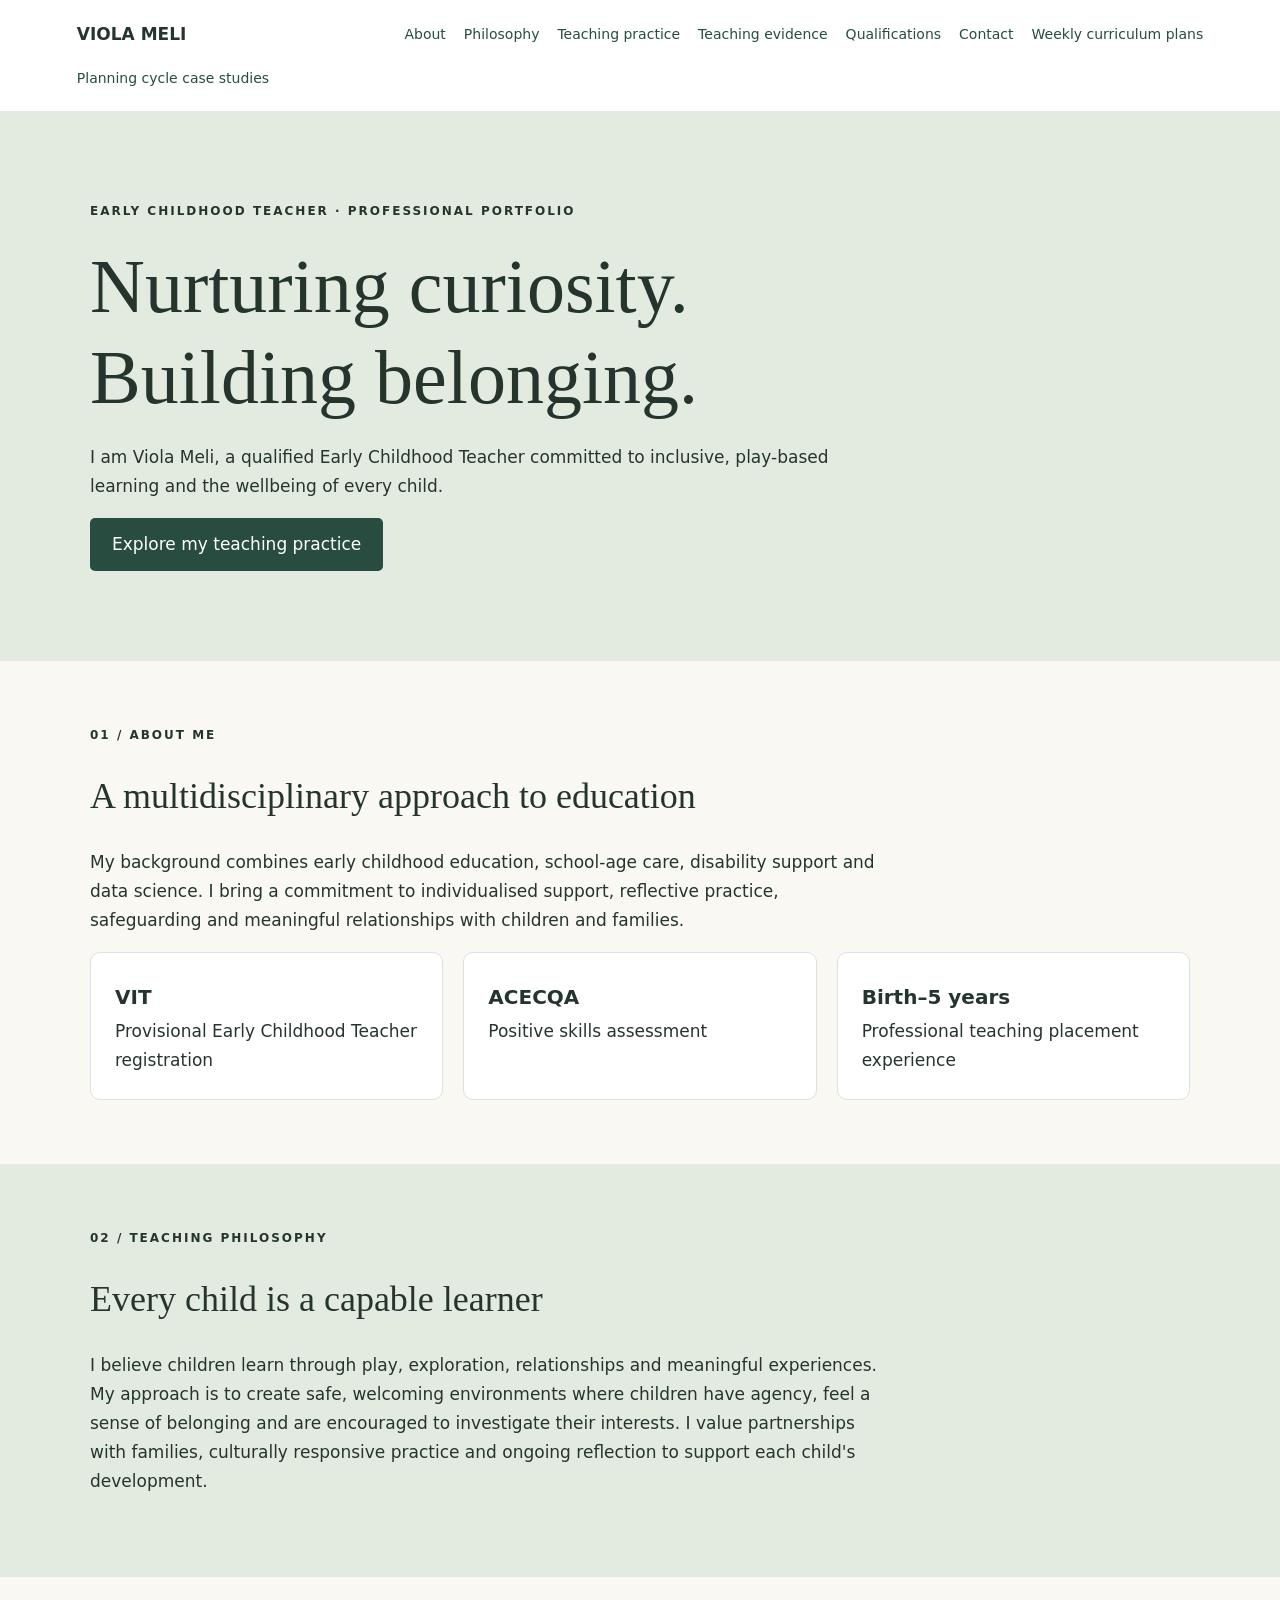
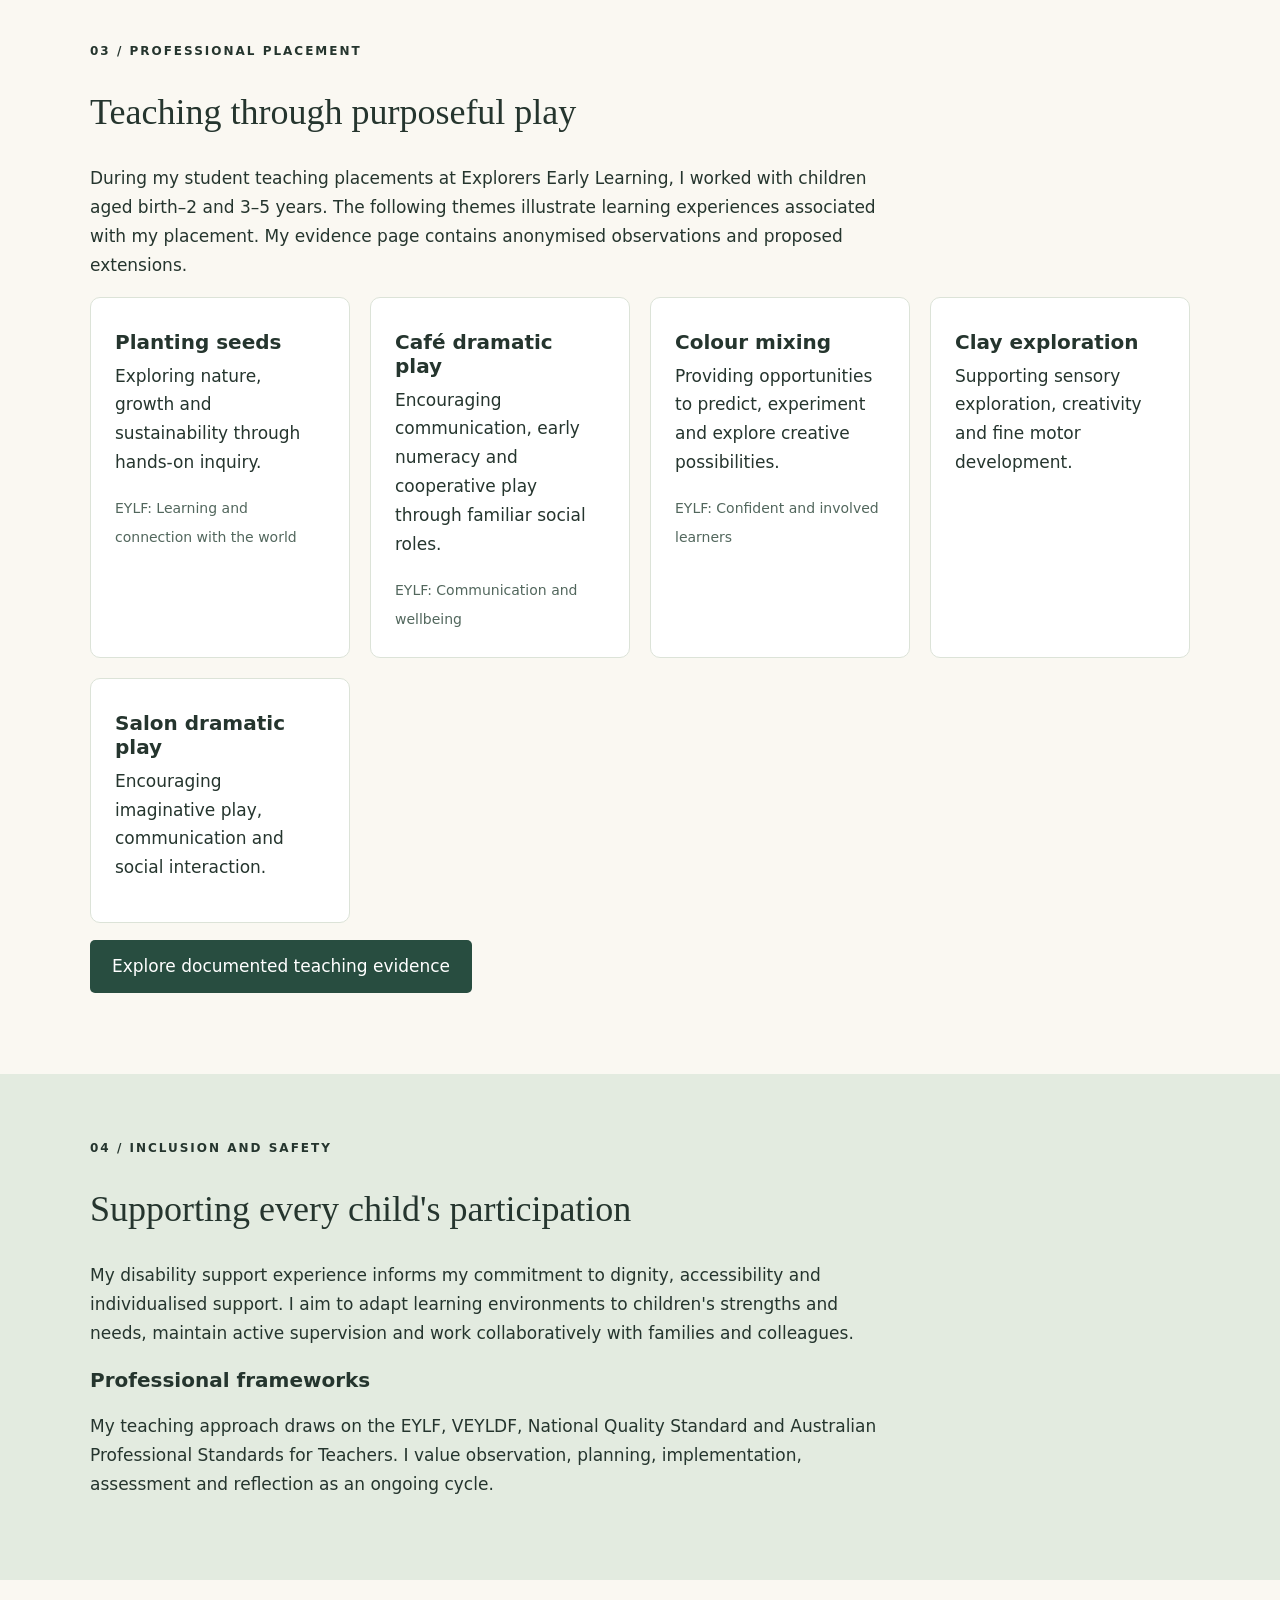
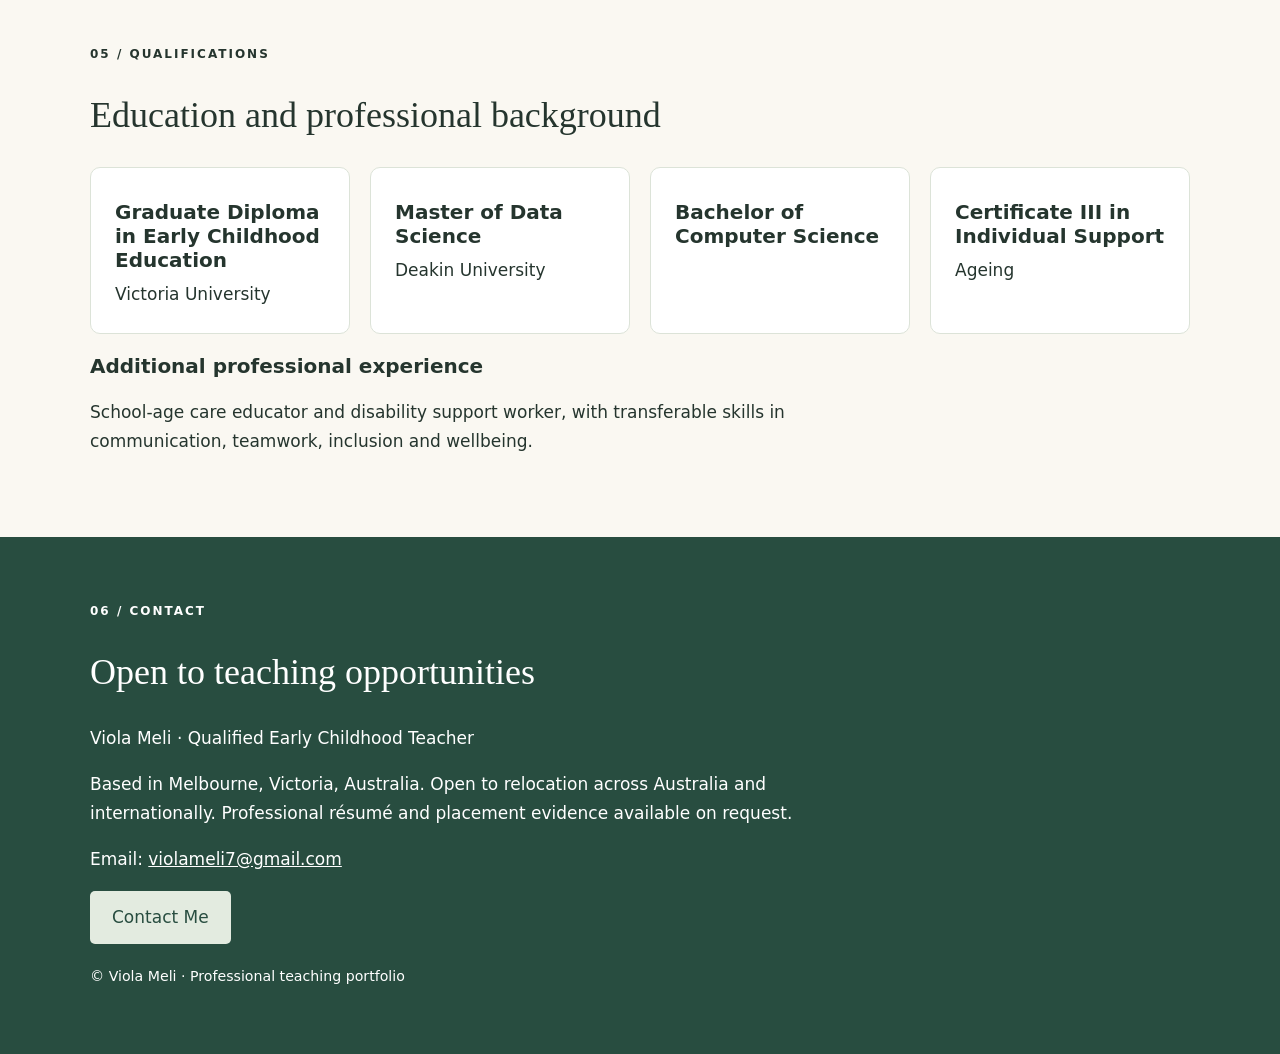
<file: index.html>
<!doctype html><html lang="en"><head><meta charset="utf-8"><meta name="viewport" content="width=device-width,initial-scale=1"><meta name="description" content="Viola Meli — Early Childhood Teacher professional portfolio"><title>Viola Meli | Early Childhood Teacher</title><link rel="stylesheet" href="style.css"></head><body><nav aria-label="Main navigation"><strong>VIOLA MELI</strong><a href="#about">About</a><a href="#philosophy">Philosophy</a><a href="#practice">Teaching practice</a><a href="portfolio.html">Teaching evidence</a><a href="#qualifications">Qualifications</a><a href="#contact">Contact</a><a href="weekly-plans.html">Weekly curriculum plans</a><a href="completed-cycles.html">Planning cycle case studies</a></nav><header><div class="eyebrow">Early Childhood Teacher · Professional Portfolio</div><h1>Nurturing curiosity.<br>Building belonging.</h1><p>I am Viola Meli, a qualified Early Childhood Teacher committed to inclusive, play-based learning and the wellbeing of every child.</p><a class="button" href="#practice">Explore my teaching practice</a></header><section id="about"><div class="eyebrow">01 / About me</div><h2>A multidisciplinary approach to education</h2><p>My background combines early childhood education, school-age care, disability support and data science. I bring a commitment to individualised support, reflective practice, safeguarding and meaningful relationships with children and families.</p><div class="grid"><article class="tile"><h3>VIT</h3>Provisional Early Childhood Teacher registration</article><article class="tile"><h3>ACECQA</h3>Positive skills assessment</article><article class="tile"><h3>Birth–5 years</h3>Professional teaching placement experience</article></div></section><section id="philosophy" class="band"><div class="eyebrow">02 / Teaching philosophy</div><h2>Every child is a capable learner</h2><p>I believe children learn through play, exploration, relationships and meaningful experiences. My approach is to create safe, welcoming environments where children have agency, feel a sense of belonging and are encouraged to investigate their interests. I value partnerships with families, culturally responsive practice and ongoing reflection to support each child's development.</p></section><section id="practice"><div class="eyebrow">03 / Professional placement</div><h2>Teaching through purposeful play</h2><p>During my student teaching placements at Explorers Early Learning, I worked with children aged birth–2 and 3–5 years. The following themes illustrate learning experiences associated with my placement. My evidence page contains anonymised observations and proposed extensions.</p><div class="grid"><article class="tile"><h3>Planting seeds</h3><p>Exploring nature, growth and sustainability through hands-on inquiry.</p><span class="muted">EYLF: Learning and connection with the world</span></article><article class="tile"><h3>Café dramatic play</h3><p>Encouraging communication, early numeracy and cooperative play through familiar social roles.</p><span class="muted">EYLF: Communication and wellbeing</span></article><article class="tile"><h3>Colour mixing</h3><p>Providing opportunities to predict, experiment and explore creative possibilities.</p><span class="muted">EYLF: Confident and involved learners</span></article><article class="tile"><h3>Clay exploration</h3><p>Supporting sensory exploration, creativity and fine motor development.</p></article><article class="tile"><h3>Salon dramatic play</h3><p>Encouraging imaginative play, communication and social interaction.</p></article></div><p><a class="button" href="portfolio.html">Explore documented teaching evidence</a></p></section><section class="band"><div class="eyebrow">04 / Inclusion and safety</div><h2>Supporting every child's participation</h2><p>My disability support experience informs my commitment to dignity, accessibility and individualised support. I aim to adapt learning environments to children's strengths and needs, maintain active supervision and work collaboratively with families and colleagues.</p><h3>Professional frameworks</h3><p>My teaching approach draws on the EYLF, VEYLDF, National Quality Standard and Australian Professional Standards for Teachers. I value observation, planning, implementation, assessment and reflection as an ongoing cycle.</p></section><section id="qualifications"><div class="eyebrow">05 / Qualifications</div><h2>Education and professional background</h2><div class="grid"><article class="tile"><h3>Graduate Diploma in Early Childhood Education</h3>Victoria University</article><article class="tile"><h3>Master of Data Science</h3>Deakin University</article><article class="tile"><h3>Bachelor of Computer Science</h3></article><article class="tile"><h3>Certificate III in Individual Support</h3>Ageing</article></div><h3>Additional professional experience</h3><p>School-age care educator and disability support worker, with transferable skills in communication, teamwork, inclusion and wellbeing.</p></section><footer id="contact"><div class="eyebrow">06 / Contact</div><h2>Open to teaching opportunities</h2><p>Viola Meli · Qualified Early Childhood Teacher</p><p>Based in Melbourne, Victoria, Australia. Open to relocation across Australia and internationally. Professional résumé and placement evidence available on request.</p><p>Email: <a href="mailto:violameli7@gmail.com" style="color:inherit;text-decoration:underline">violameli7@gmail.com</a></p><p><a class="button" style="background:#e3ebe0;color:#284d40" href="mailto:violameli7@gmail.com">Contact Me</a></p><small>© Viola Meli · Professional teaching portfolio</small></footer></body></html>
</file>
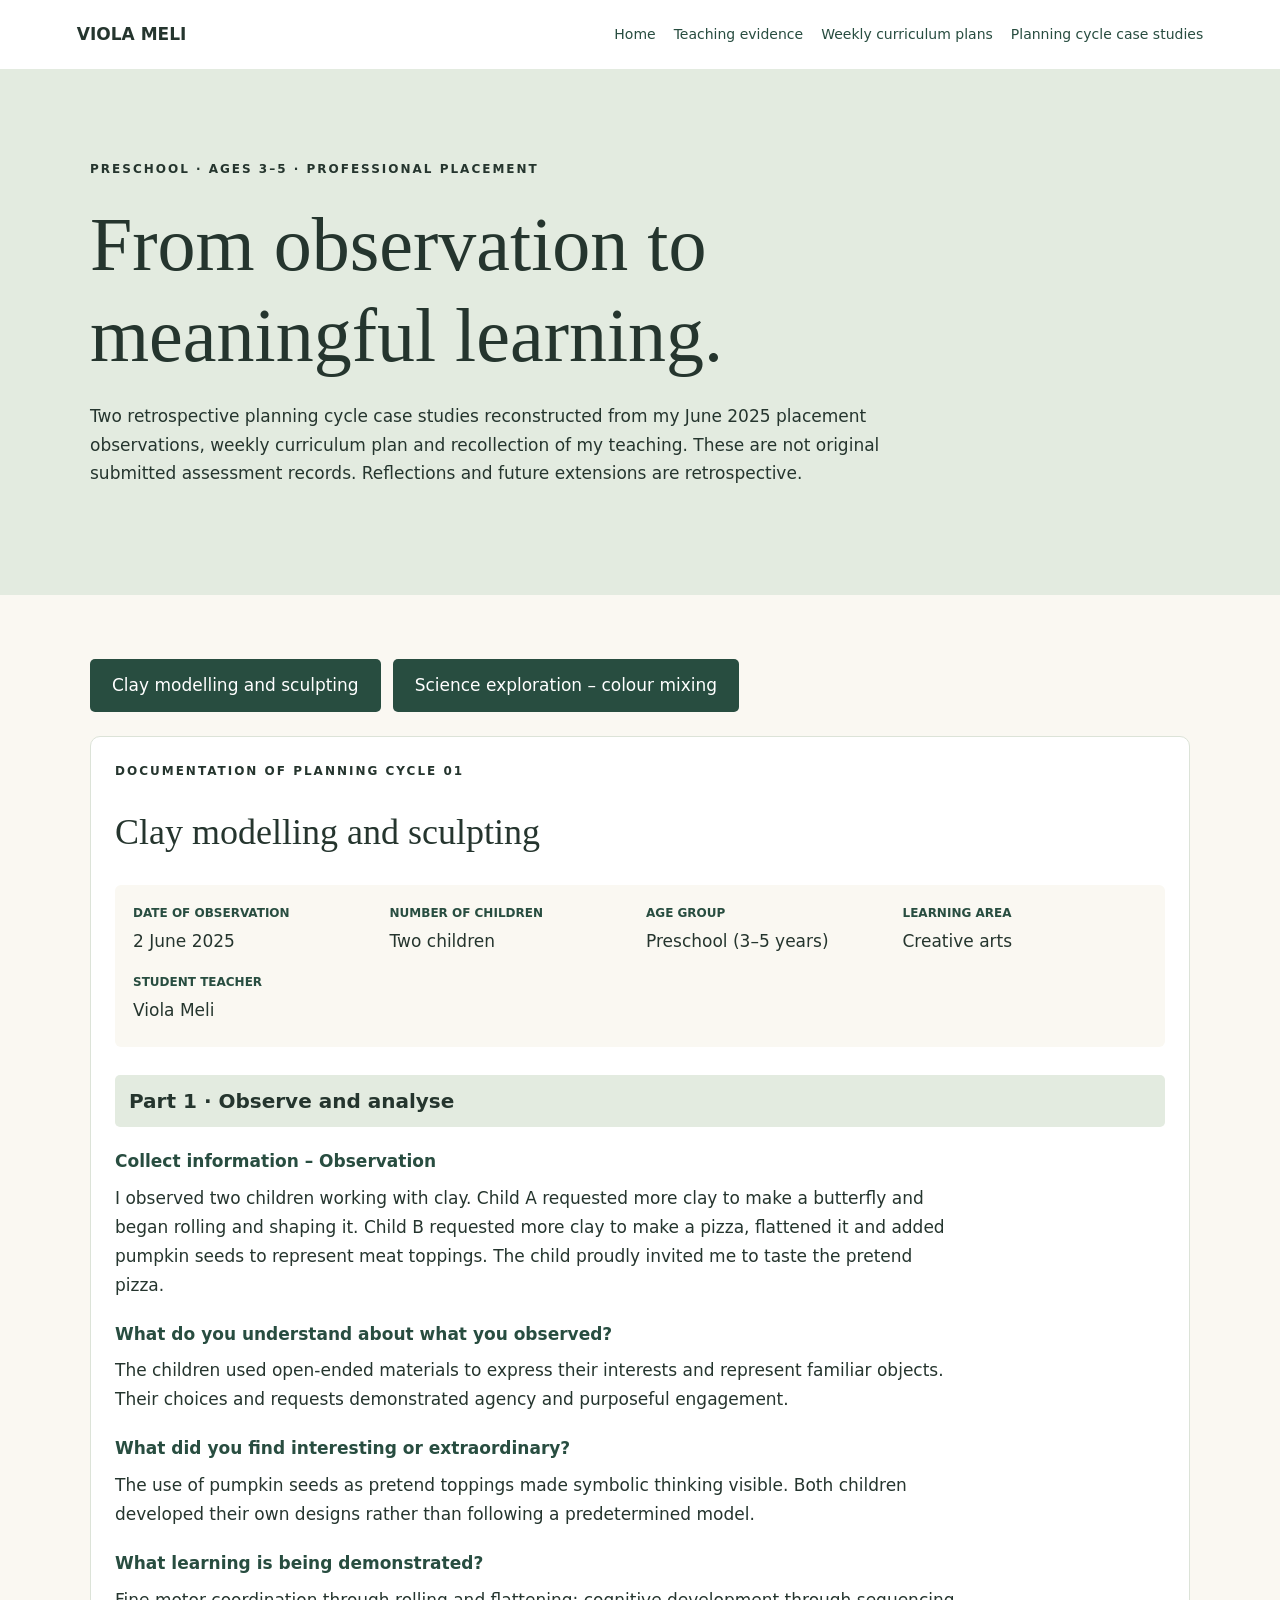
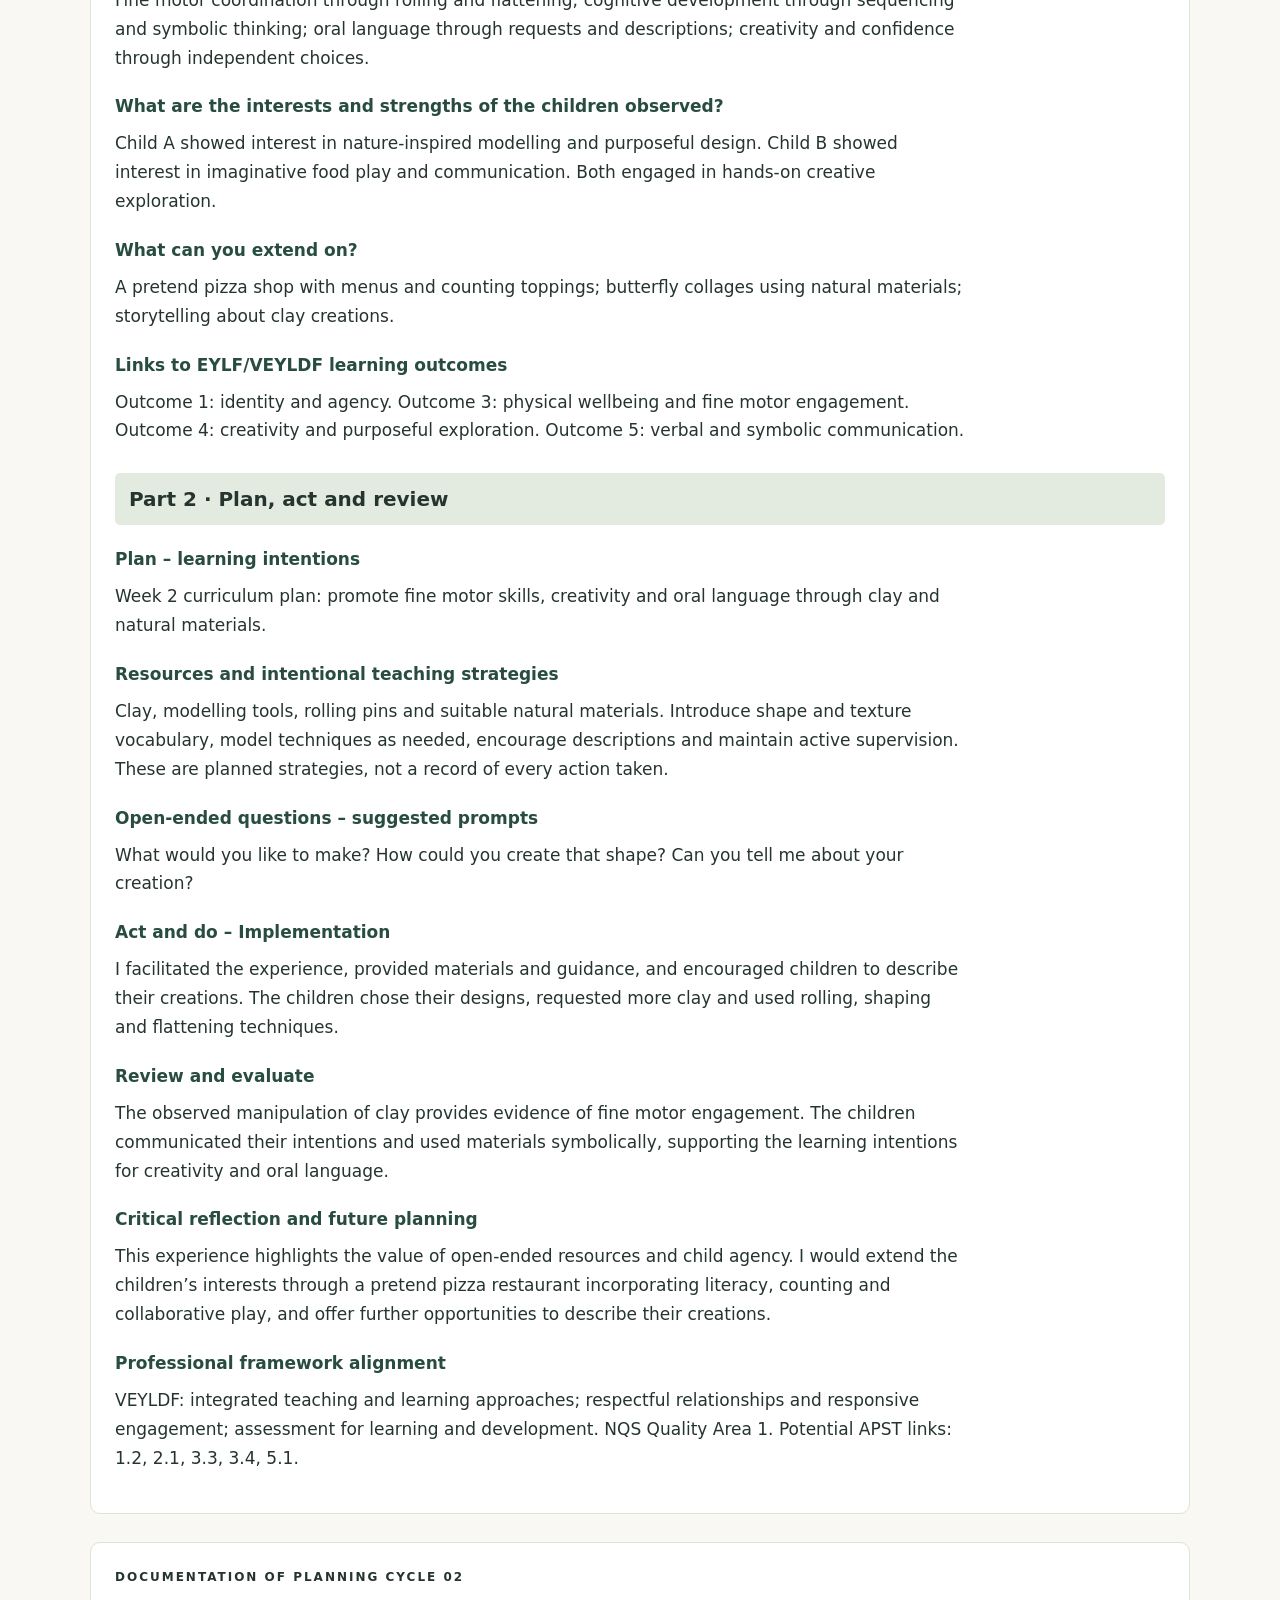
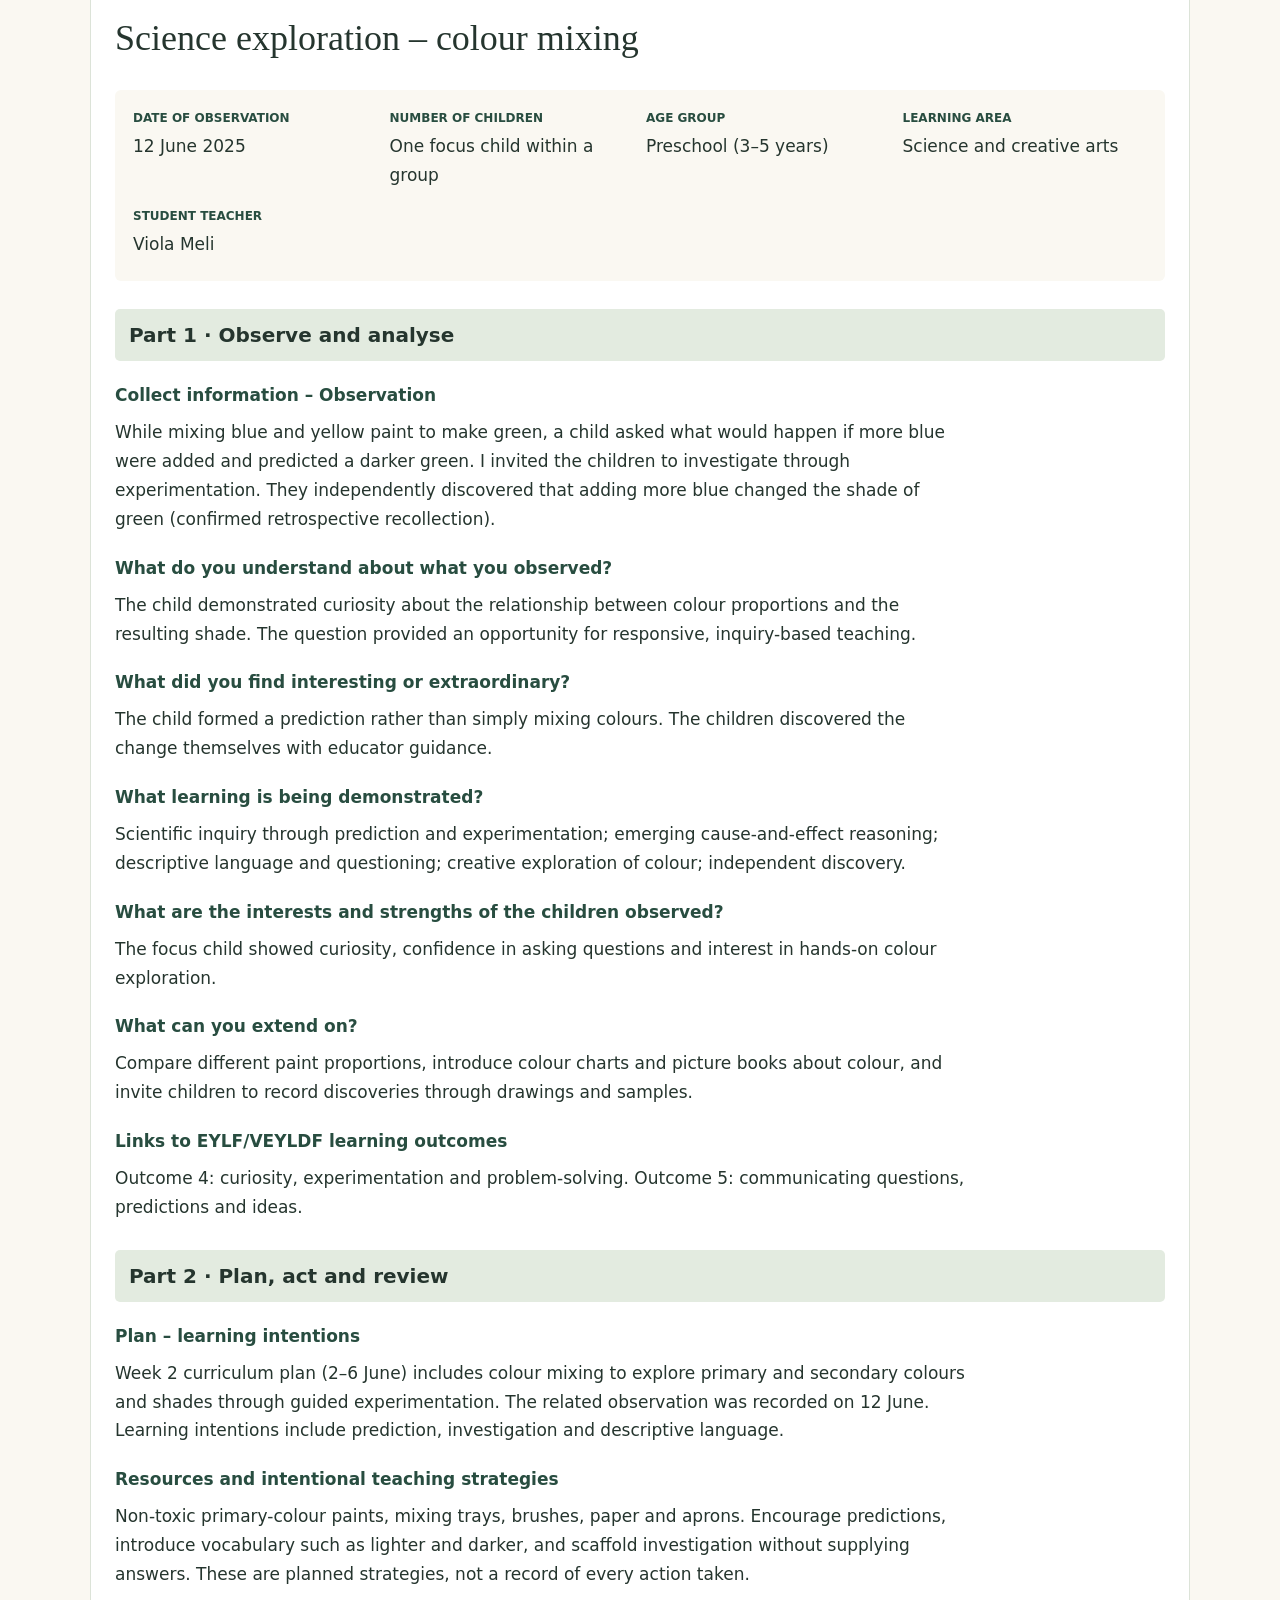
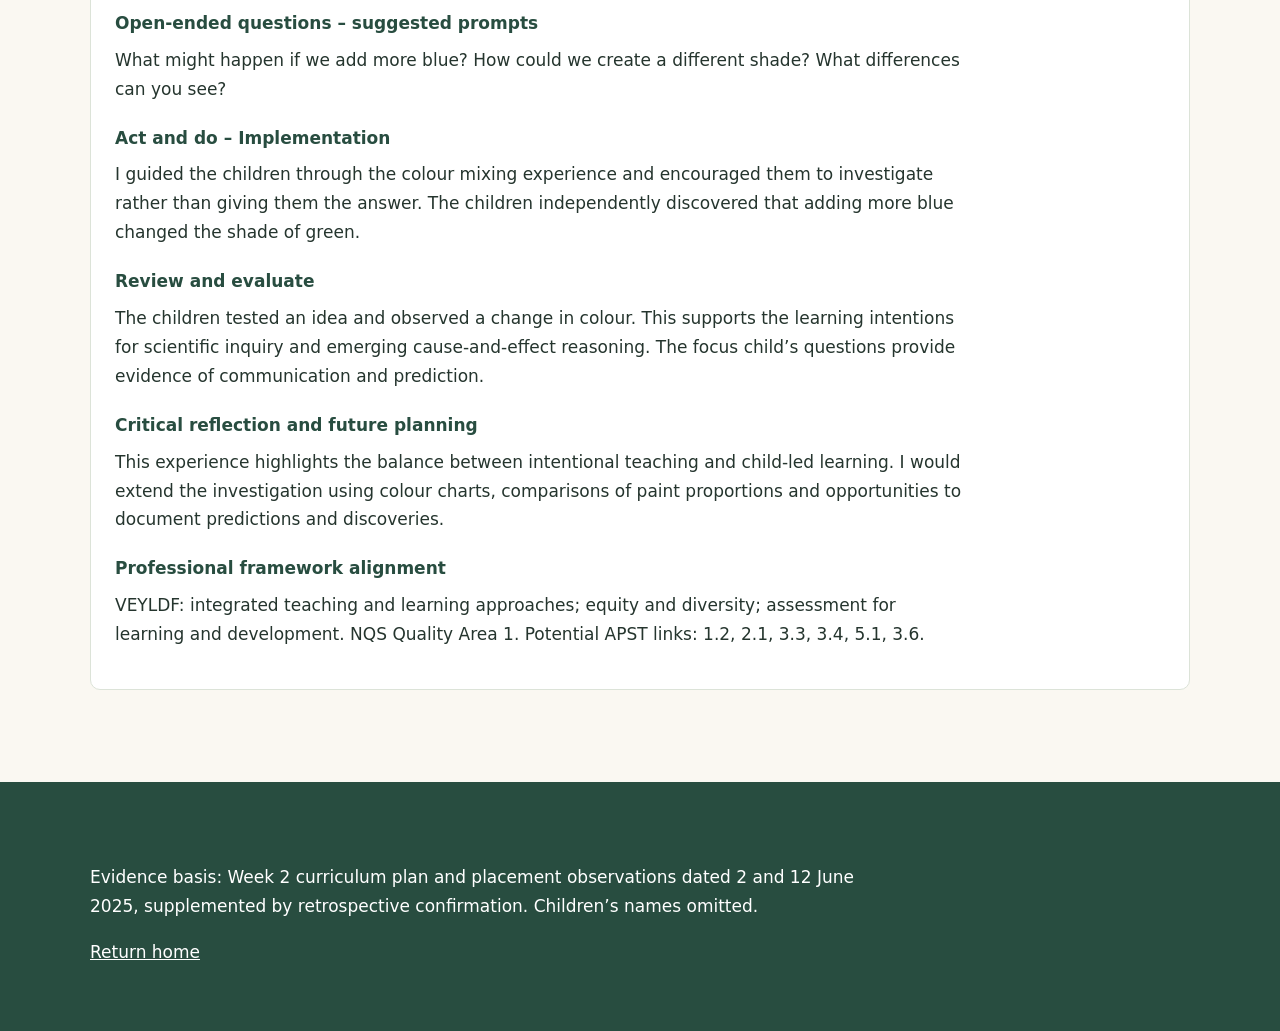
<file: completed-cycles.html>
<!doctype html><html lang="en"><head><meta charset="utf-8"><meta name="viewport" content="width=device-width,initial-scale=1"><title>Planning Cycle Case Studies | Viola Meli</title><link rel="stylesheet" href="style.css"></head><body><nav><strong>VIOLA MELI</strong><a href="index.html">Home</a><a href="portfolio.html">Teaching evidence</a><a href="weekly-plans.html">Weekly curriculum plans</a><a href="completed-cycles.html" aria-current="page">Planning cycle case studies</a></nav><header><div class="eyebrow">Preschool · Ages 3–5 · Professional placement</div><h1>From observation to meaningful learning.</h1><p>Two retrospective planning cycle case studies reconstructed from my June 2025 placement observations, weekly curriculum plan and recollection of my teaching. These are not original submitted assessment records. Reflections and future extensions are retrospective.</p></header><section class="cycle-section"><div class="cycle-jump"><a class="button" href="#cycle-01">Clay modelling and sculpting</a><a class="button" href="#cycle-02">Science exploration – colour mixing</a></div><article class="tile cycle" id="cycle-01"><div class="eyebrow">Documentation of planning cycle 01</div><h2>Clay modelling and sculpting</h2><dl class="cycle-meta"><div><dt>Date of observation</dt><dd>2 June 2025</dd></div><div><dt>Number of children</dt><dd>Two children</dd></div><div><dt>Age group</dt><dd>Preschool (3–5 years)</dd></div><div><dt>Learning area</dt><dd>Creative arts</dd></div><div><dt>Student teacher</dt><dd>Viola Meli</dd></div></dl><h3 class="cycle-part">Part 1 · Observe and analyse</h3><h4>Collect information – Observation</h4><p>I observed two children working with clay. Child A requested more clay to make a butterfly and began rolling and shaping it. Child B requested more clay to make a pizza, flattened it and added pumpkin seeds to represent meat toppings. The child proudly invited me to taste the pretend pizza.</p><h4>What do you understand about what you observed?</h4><p>The children used open-ended materials to express their interests and represent familiar objects. Their choices and requests demonstrated agency and purposeful engagement.</p><h4>What did you find interesting or extraordinary?</h4><p>The use of pumpkin seeds as pretend toppings made symbolic thinking visible. Both children developed their own designs rather than following a predetermined model.</p><h4>What learning is being demonstrated?</h4><p>Fine motor coordination through rolling and flattening; cognitive development through sequencing and symbolic thinking; oral language through requests and descriptions; creativity and confidence through independent choices.</p><h4>What are the interests and strengths of the children observed?</h4><p>Child A showed interest in nature-inspired modelling and purposeful design. Child B showed interest in imaginative food play and communication. Both engaged in hands-on creative exploration.</p><h4>What can you extend on?</h4><p>A pretend pizza shop with menus and counting toppings; butterfly collages using natural materials; storytelling about clay creations.</p><h4>Links to EYLF/VEYLDF learning outcomes</h4><p>Outcome 1: identity and agency. Outcome 3: physical wellbeing and fine motor engagement. Outcome 4: creativity and purposeful exploration. Outcome 5: verbal and symbolic communication.</p><h3 class="cycle-part">Part 2 · Plan, act and review</h3><h4>Plan – learning intentions</h4><p>Week 2 curriculum plan: promote fine motor skills, creativity and oral language through clay and natural materials.</p><h4>Resources and intentional teaching strategies</h4><p>Clay, modelling tools, rolling pins and suitable natural materials. Introduce shape and texture vocabulary, model techniques as needed, encourage descriptions and maintain active supervision. These are planned strategies, not a record of every action taken.</p><h4>Open-ended questions – suggested prompts</h4><p>What would you like to make? How could you create that shape? Can you tell me about your creation?</p><h4>Act and do – Implementation</h4><p>I facilitated the experience, provided materials and guidance, and encouraged children to describe their creations. The children chose their designs, requested more clay and used rolling, shaping and flattening techniques.</p><h4>Review and evaluate</h4><p>The observed manipulation of clay provides evidence of fine motor engagement. The children communicated their intentions and used materials symbolically, supporting the learning intentions for creativity and oral language.</p><h4>Critical reflection and future planning</h4><p>This experience highlights the value of open-ended resources and child agency. I would extend the children’s interests through a pretend pizza restaurant incorporating literacy, counting and collaborative play, and offer further opportunities to describe their creations.</p><h4>Professional framework alignment</h4><p>VEYLDF: integrated teaching and learning approaches; respectful relationships and responsive engagement; assessment for learning and development. NQS Quality Area 1. Potential APST links: 1.2, 2.1, 3.3, 3.4, 5.1.</p></article><article class="tile cycle" id="cycle-02"><div class="eyebrow">Documentation of planning cycle 02</div><h2>Science exploration – colour mixing</h2><dl class="cycle-meta"><div><dt>Date of observation</dt><dd>12 June 2025</dd></div><div><dt>Number of children</dt><dd>One focus child within a group</dd></div><div><dt>Age group</dt><dd>Preschool (3–5 years)</dd></div><div><dt>Learning area</dt><dd>Science and creative arts</dd></div><div><dt>Student teacher</dt><dd>Viola Meli</dd></div></dl><h3 class="cycle-part">Part 1 · Observe and analyse</h3><h4>Collect information – Observation</h4><p>While mixing blue and yellow paint to make green, a child asked what would happen if more blue were added and predicted a darker green. I invited the children to investigate through experimentation. They independently discovered that adding more blue changed the shade of green (confirmed retrospective recollection).</p><h4>What do you understand about what you observed?</h4><p>The child demonstrated curiosity about the relationship between colour proportions and the resulting shade. The question provided an opportunity for responsive, inquiry-based teaching.</p><h4>What did you find interesting or extraordinary?</h4><p>The child formed a prediction rather than simply mixing colours. The children discovered the change themselves with educator guidance.</p><h4>What learning is being demonstrated?</h4><p>Scientific inquiry through prediction and experimentation; emerging cause-and-effect reasoning; descriptive language and questioning; creative exploration of colour; independent discovery.</p><h4>What are the interests and strengths of the children observed?</h4><p>The focus child showed curiosity, confidence in asking questions and interest in hands-on colour exploration.</p><h4>What can you extend on?</h4><p>Compare different paint proportions, introduce colour charts and picture books about colour, and invite children to record discoveries through drawings and samples.</p><h4>Links to EYLF/VEYLDF learning outcomes</h4><p>Outcome 4: curiosity, experimentation and problem-solving. Outcome 5: communicating questions, predictions and ideas.</p><h3 class="cycle-part">Part 2 · Plan, act and review</h3><h4>Plan – learning intentions</h4><p>Week 2 curriculum plan (2–6 June) includes colour mixing to explore primary and secondary colours and shades through guided experimentation. The related observation was recorded on 12 June. Learning intentions include prediction, investigation and descriptive language.</p><h4>Resources and intentional teaching strategies</h4><p>Non-toxic primary-colour paints, mixing trays, brushes, paper and aprons. Encourage predictions, introduce vocabulary such as lighter and darker, and scaffold investigation without supplying answers. These are planned strategies, not a record of every action taken.</p><h4>Open-ended questions – suggested prompts</h4><p>What might happen if we add more blue? How could we create a different shade? What differences can you see?</p><h4>Act and do – Implementation</h4><p>I guided the children through the colour mixing experience and encouraged them to investigate rather than giving them the answer. The children independently discovered that adding more blue changed the shade of green.</p><h4>Review and evaluate</h4><p>The children tested an idea and observed a change in colour. This supports the learning intentions for scientific inquiry and emerging cause-and-effect reasoning. The focus child’s questions provide evidence of communication and prediction.</p><h4>Critical reflection and future planning</h4><p>This experience highlights the balance between intentional teaching and child-led learning. I would extend the investigation using colour charts, comparisons of paint proportions and opportunities to document predictions and discoveries.</p><h4>Professional framework alignment</h4><p>VEYLDF: integrated teaching and learning approaches; equity and diversity; assessment for learning and development. NQS Quality Area 1. Potential APST links: 1.2, 2.1, 3.3, 3.4, 5.1, 3.6.</p></article></section><footer><p>Evidence basis: Week 2 curriculum plan and placement observations dated 2 and 12 June 2025, supplemented by retrospective confirmation. Children’s names omitted.</p><a href="index.html">Return home</a></footer></body></html>
</file>
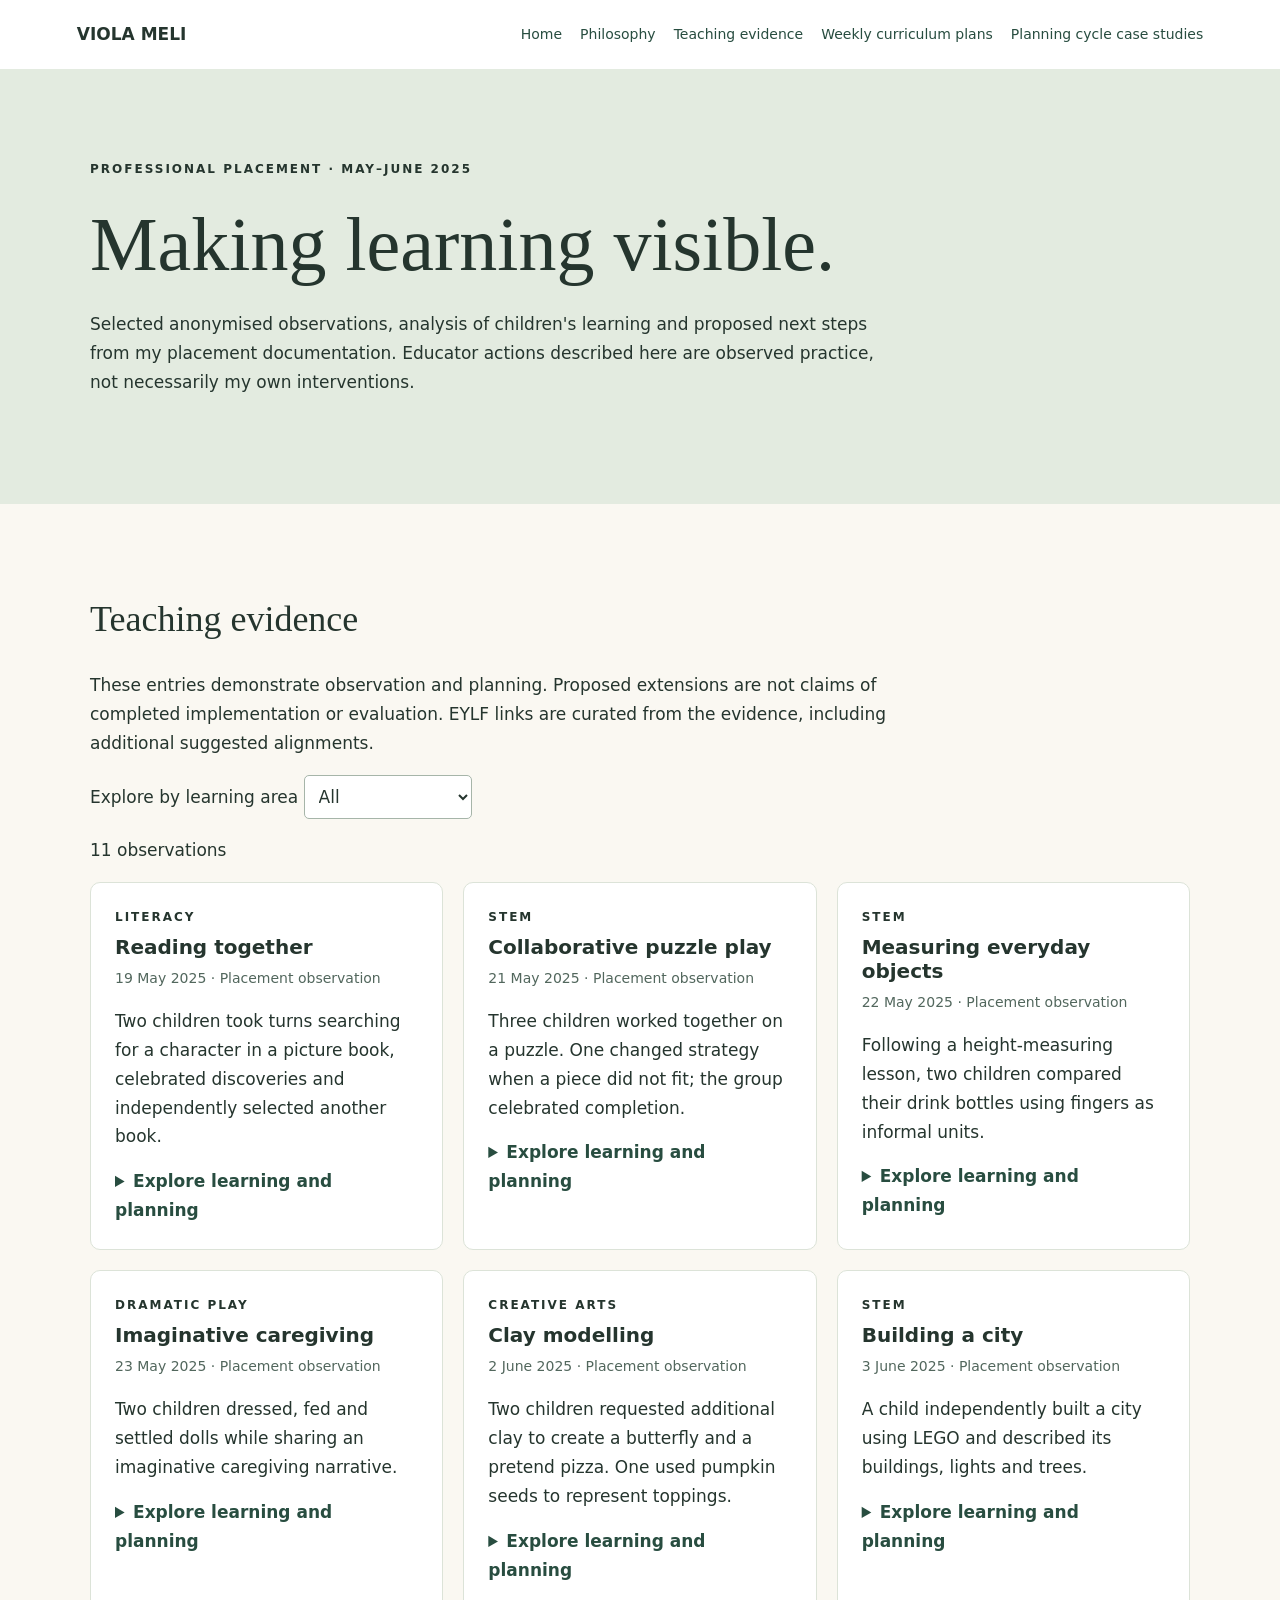
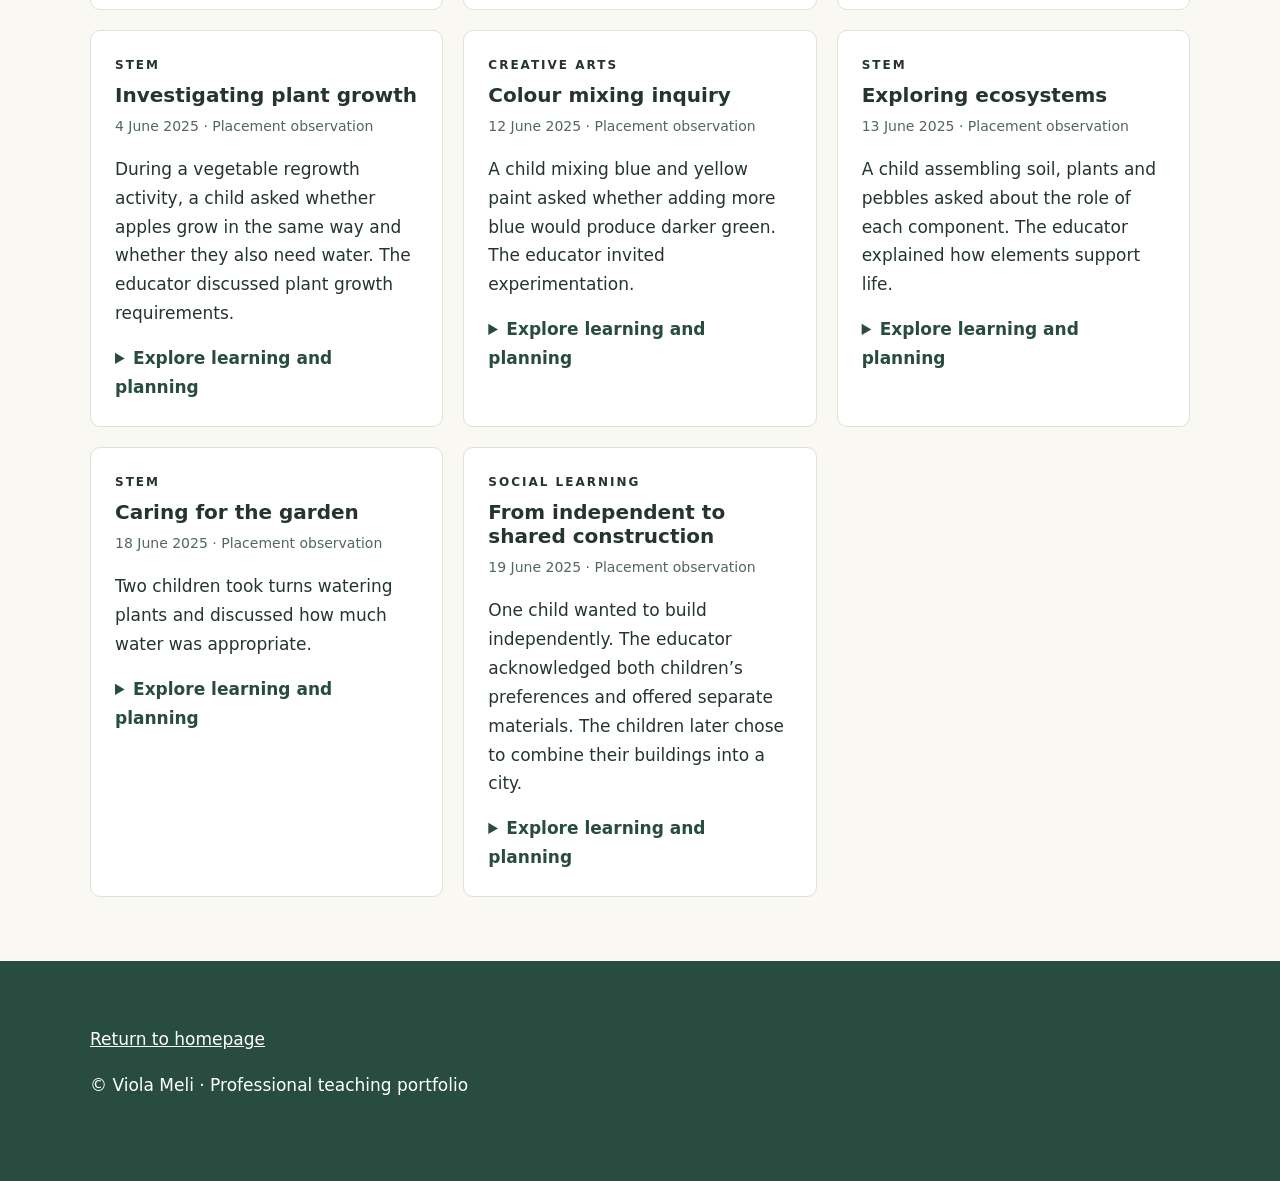
<file: portfolio.html>
<!doctype html><html lang="en"><head><meta charset="utf-8"><meta name="viewport" content="width=device-width,initial-scale=1"><title>Teaching Evidence | Viola Meli</title><link rel="stylesheet" href="style.css"></head><body><nav><strong>VIOLA MELI</strong><a href="index.html">Home</a><a href="index.html#philosophy">Philosophy</a><a href="portfolio.html" aria-current="page">Teaching evidence</a><a href="weekly-plans.html">Weekly curriculum plans</a><a href="completed-cycles.html">Planning cycle case studies</a></nav><header><div class="eyebrow">Professional placement · May–June 2025</div><h1>Making learning visible.</h1><p>Selected anonymised observations, analysis of children's learning and proposed next steps from my placement documentation. Educator actions described here are observed practice, not necessarily my own interventions.</p></header><section><h2>Teaching evidence</h2><p>These entries demonstrate observation and planning. Proposed extensions are not claims of completed implementation or evaluation. EYLF links are curated from the evidence, including additional suggested alignments.</p><label for="filter">Explore by learning area </label><select id="filter"><option>All</option><option>Literacy</option><option>STEM</option><option>Dramatic play</option><option>Creative arts</option><option>Social learning</option></select><p id="status" role="status">11 observations</p><div class="evidence-grid" id="entries"><article class="tile" data-category="Literacy"><div class="eyebrow">Literacy</div><h3>Reading together</h3><p class="muted">19 May 2025 · Placement observation</p><p>Two children took turns searching for a character in a picture book, celebrated discoveries and independently selected another book.</p><details><summary>Explore learning and planning</summary><h4>Analysis of learning</h4><p>Shared attention, visual discrimination, persistence and verbal communication.</p><h4>Proposed extension</h4><p>Offer interactive reading with prediction and searching, and book sorting.</p><p class="tags">EYLF outcomes: 1, 3, 5</p></details></article><article class="tile" data-category="STEM"><div class="eyebrow">STEM</div><h3>Collaborative puzzle play</h3><p class="muted">21 May 2025 · Placement observation</p><p>Three children worked together on a puzzle. One changed strategy when a piece did not fit; the group celebrated completion.</p><details><summary>Explore learning and planning</summary><h4>Analysis of learning</h4><p>Spatial reasoning, cognitive flexibility, cooperation and confidence.</p><h4>Proposed extension</h4><p>Offer more complex puzzles and invite children to explain their strategies.</p><p class="tags">EYLF outcomes: 1, 4, 5</p></details></article><article class="tile" data-category="STEM"><div class="eyebrow">STEM</div><h3>Measuring everyday objects</h3><p class="muted">22 May 2025 · Placement observation</p><p>Following a height-measuring lesson, two children compared their drink bottles using fingers as informal units.</p><details><summary>Explore learning and planning</summary><h4>Analysis of learning</h4><p>Transfer of learning, comparative vocabulary and early measurement.</p><h4>Proposed extension</h4><p>Provide rulers, blocks and a measurement station for comparing classroom objects.</p><p class="tags">EYLF outcomes: 1, 4, 5</p></details></article><article class="tile" data-category="Dramatic play"><div class="eyebrow">Dramatic play</div><h3>Imaginative caregiving</h3><p class="muted">23 May 2025 · Placement observation</p><p>Two children dressed, fed and settled dolls while sharing an imaginative caregiving narrative.</p><details><summary>Explore learning and planning</summary><h4>Analysis of learning</h4><p>Symbolic thinking, sequencing, empathy and expressive language.</p><h4>Proposed extension</h4><p>Provide diverse caregiving props and picture cards for everyday routines.</p><p class="tags">EYLF outcomes: 1, 2, 3, 5</p></details></article><article class="tile" data-category="Creative arts"><div class="eyebrow">Creative arts</div><h3>Clay modelling</h3><p class="muted">2 June 2025 · Placement observation</p><p>Two children requested additional clay to create a butterfly and a pretend pizza. One used pumpkin seeds to represent toppings.</p><details><summary>Explore learning and planning</summary><h4>Analysis of learning</h4><p>Purposeful design, symbolic representation, fine motor coordination and communication.</p><h4>Proposed extension</h4><p>Explore butterfly collages and pizza-shop dramatic play with menus.</p><p class="tags">EYLF outcomes: 1, 3, 4, 5</p></details></article><article class="tile" data-category="STEM"><div class="eyebrow">STEM</div><h3>Building a city</h3><p class="muted">3 June 2025 · Placement observation</p><p>A child independently built a city using LEGO and described its buildings, lights and trees.</p><details><summary>Explore learning and planning</summary><h4>Analysis of learning</h4><p>Spatial awareness, symbolic thinking and connections with the local environment.</p><h4>Proposed extension</h4><p>Invite city mapping and provide construction materials and traffic signs.</p><p class="tags">EYLF outcomes: 1, 2, 4, 5</p></details></article><article class="tile" data-category="STEM"><div class="eyebrow">STEM</div><h3>Investigating plant growth</h3><p class="muted">4 June 2025 · Placement observation</p><p>During a vegetable regrowth activity, a child asked whether apples grow in the same way and whether they also need water. The educator discussed plant growth requirements.</p><details><summary>Explore learning and planning</summary><h4>Analysis of learning</h4><p>Inquiry, comparison and emerging understanding of living things.</p><h4>Proposed extension</h4><p>Create a growth journal and investigate the effects of water and light.</p><p class="tags">EYLF outcomes: 2, 4</p></details></article><article class="tile" data-category="Creative arts"><div class="eyebrow">Creative arts</div><h3>Colour mixing inquiry</h3><p class="muted">12 June 2025 · Placement observation</p><p>A child mixing blue and yellow paint asked whether adding more blue would produce darker green. The educator invited experimentation.</p><details><summary>Explore learning and planning</summary><h4>Analysis of learning</h4><p>Prediction, cause-and-effect reasoning and creative exploration.</p><h4>Proposed extension</h4><p>Explore different paint ratios and record observations.</p><p class="tags">EYLF outcomes: 4, 5</p></details></article><article class="tile" data-category="STEM"><div class="eyebrow">STEM</div><h3>Exploring ecosystems</h3><p class="muted">13 June 2025 · Placement observation</p><p>A child assembling soil, plants and pebbles asked about the role of each component. The educator explained how elements support life.</p><details><summary>Explore learning and planning</summary><h4>Analysis of learning</h4><p>Curiosity about natural systems and relationships between living things and their environment.</p><h4>Proposed extension</h4><p>Explore local nature and create drawings of ecosystem components.</p><p class="tags">EYLF outcomes: 2, 4</p></details></article><article class="tile" data-category="STEM"><div class="eyebrow">STEM</div><h3>Caring for the garden</h3><p class="muted">18 June 2025 · Placement observation</p><p>Two children took turns watering plants and discussed how much water was appropriate.</p><details><summary>Explore learning and planning</summary><h4>Analysis of learning</h4><p>Environmental responsibility, cooperation and emerging scientific understanding.</p><h4>Proposed extension</h4><p>Establish a garden care routine and record plant growth.</p><p class="tags">EYLF outcomes: 2, 3, 4</p></details></article><article class="tile" data-category="Social learning"><div class="eyebrow">Social learning</div><h3>From independent to shared construction</h3><p class="muted">19 June 2025 · Placement observation</p><p>One child wanted to build independently. The educator acknowledged both children’s preferences and offered separate materials. The children later chose to combine their buildings into a city.</p><details><summary>Explore learning and planning</summary><h4>Analysis of learning</h4><p>Agency, negotiation, spatial reasoning and peer collaboration.</p><h4>Proposed extension</h4><p>Offer optional cooperative construction challenges and city planning materials.</p><p class="tags">EYLF outcomes: 1, 2, 3</p></details></article></div></section><footer><a href="index.html">Return to homepage</a><p>© Viola Meli · Professional teaching portfolio</p></footer><script src="portfolio.js"></script></body></html>
</file>
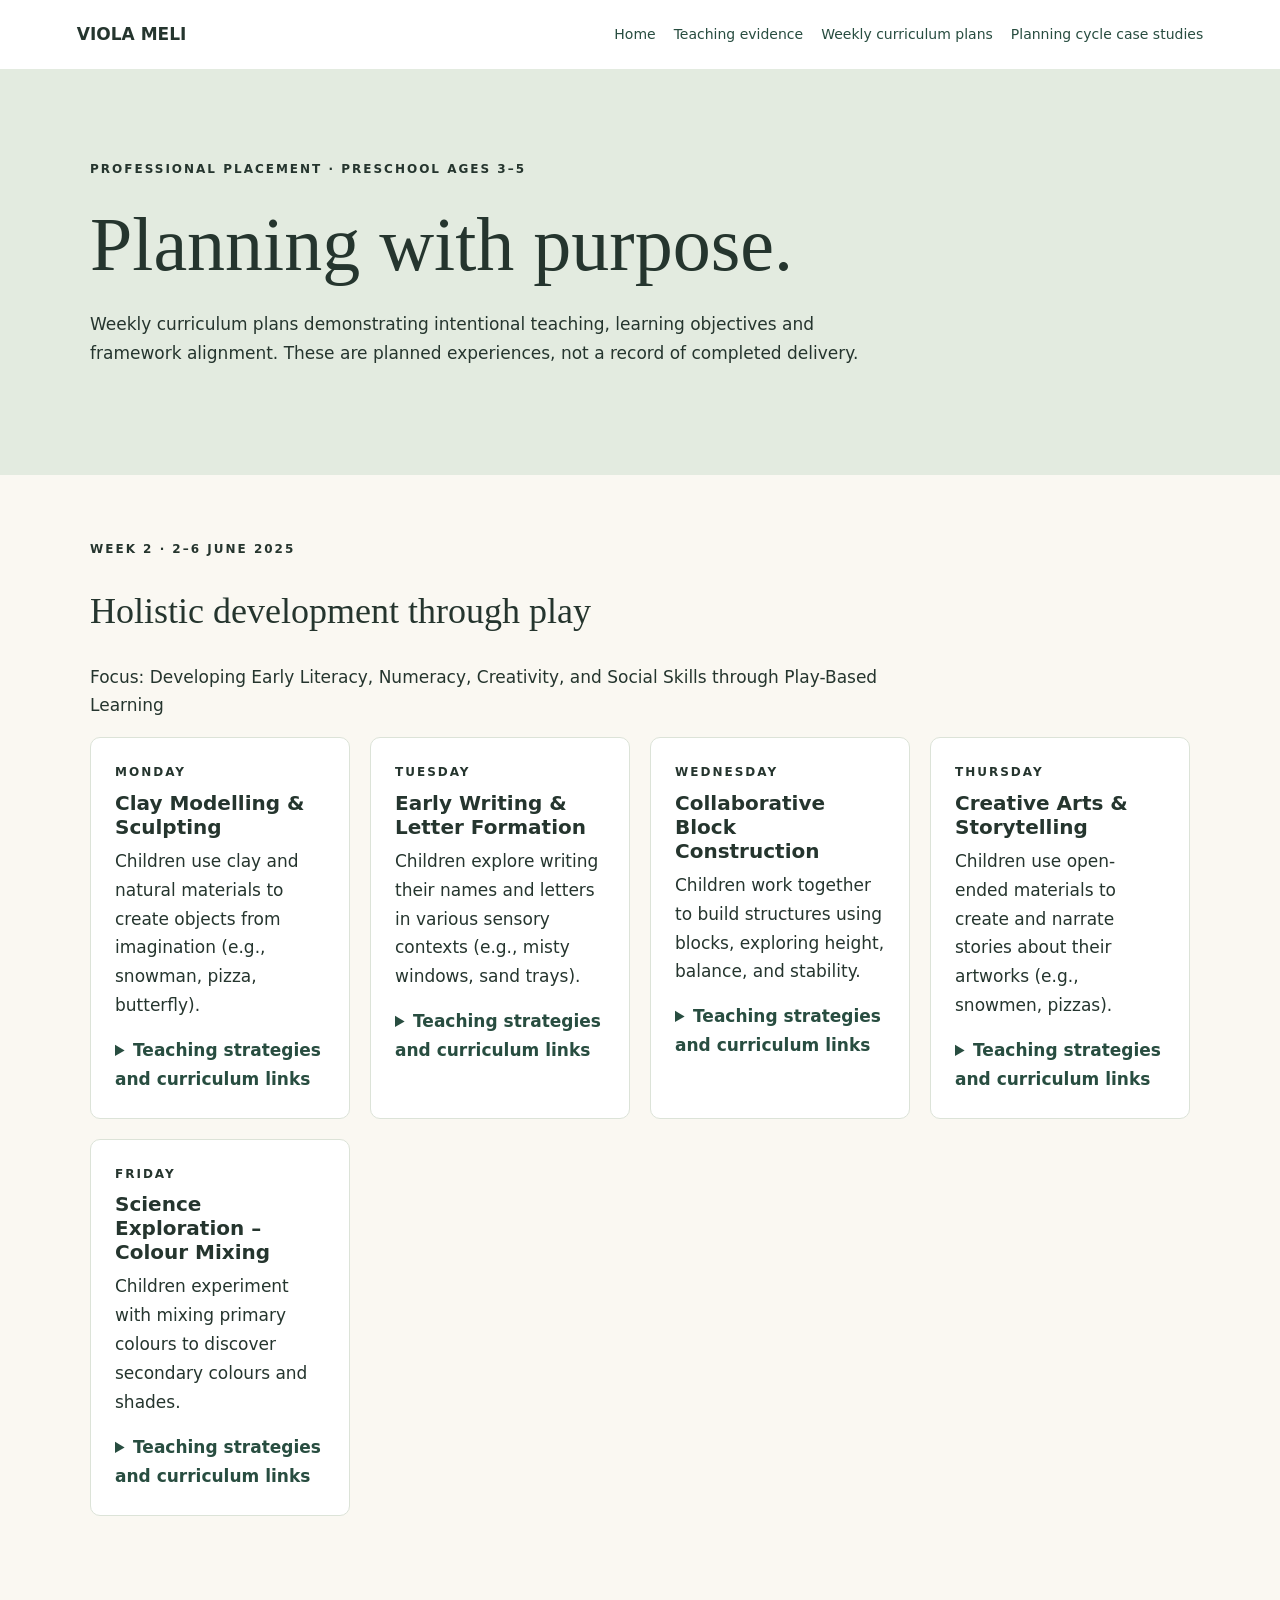
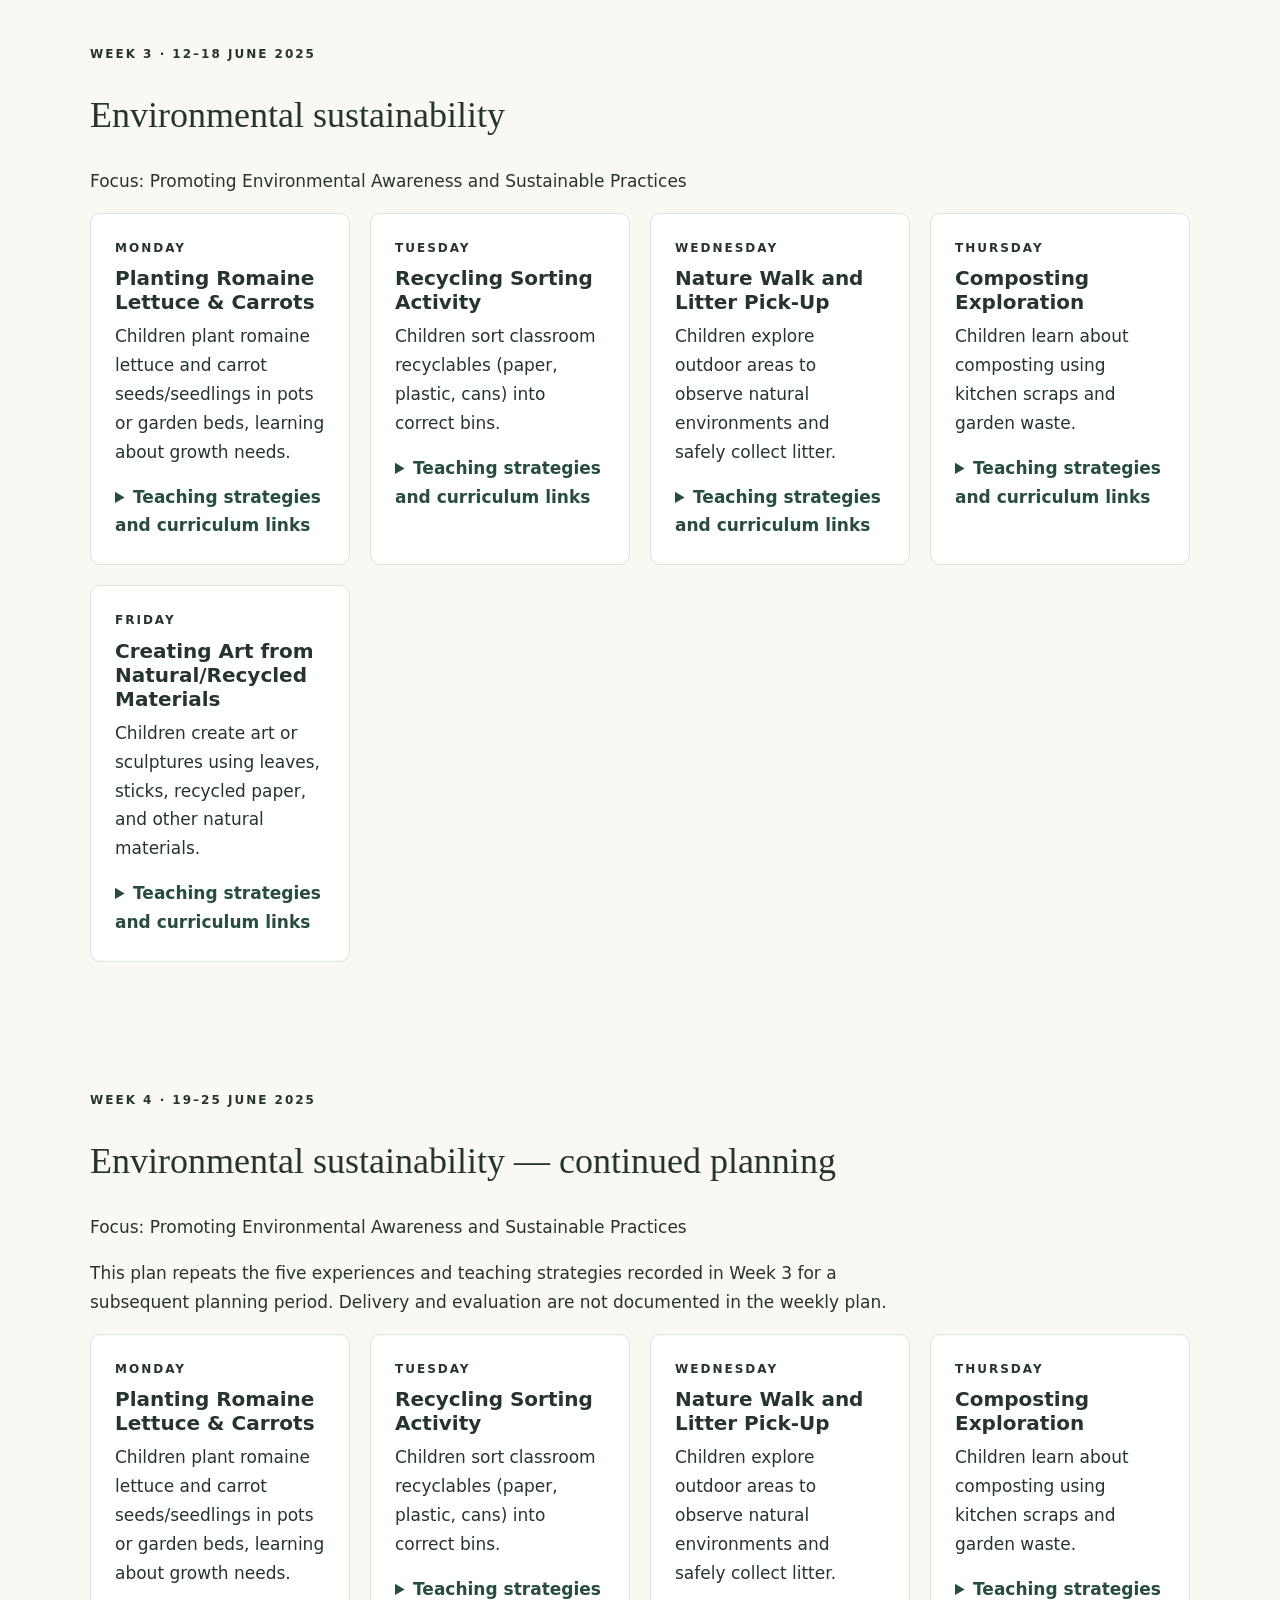
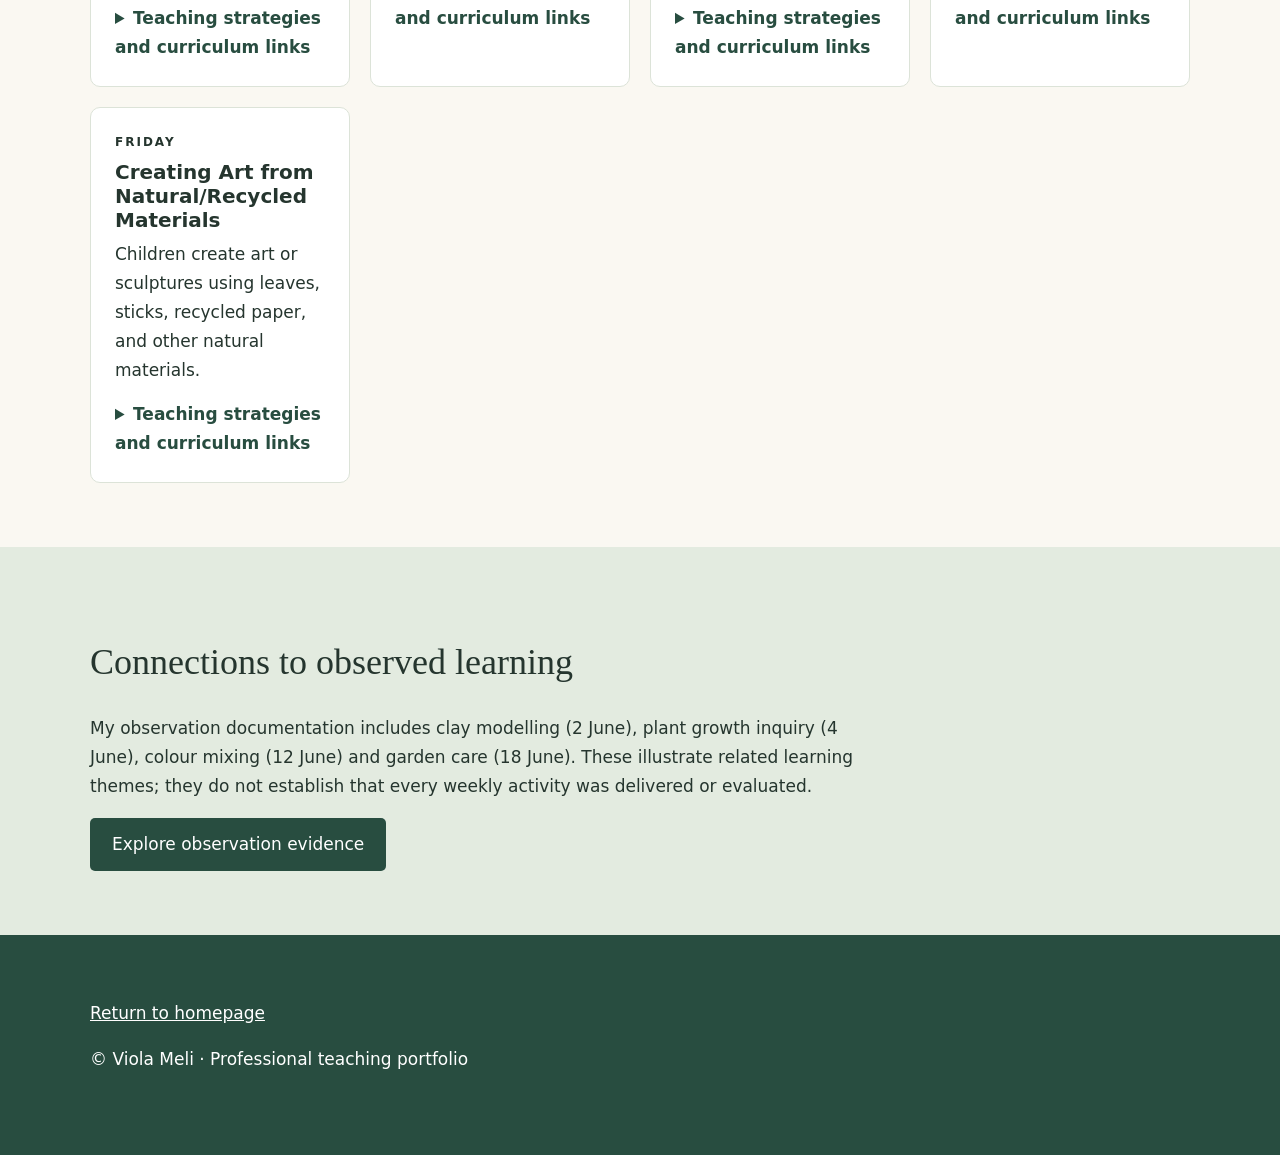
<file: weekly-plans.html>
<!doctype html><html lang="en"><head><meta charset="utf-8"><meta name="viewport" content="width=device-width,initial-scale=1"><title>Weekly Curriculum Plans | Viola Meli</title><link rel="stylesheet" href="style.css"></head><body><nav><strong>VIOLA MELI</strong><a href="index.html">Home</a><a href="portfolio.html">Teaching evidence</a><a href="weekly-plans.html" aria-current="page">Weekly curriculum plans</a><a href="completed-cycles.html">Planning cycle case studies</a></nav><header><div class="eyebrow">Professional placement · Preschool ages 3–5</div><h1>Planning with purpose.</h1><p>Weekly curriculum plans demonstrating intentional teaching, learning objectives and framework alignment. These are planned experiences, not a record of completed delivery.</p></header><section><div class="eyebrow">Week 2 · 2–6 June 2025</div><h2>Holistic development through play</h2><p>Focus: Developing Early Literacy, Numeracy, Creativity, and Social Skills through Play-Based Learning</p><div class="grid"><article class="tile"><div class="eyebrow">Monday</div><h3>Clay Modelling &amp; Sculpting</h3><p>Children use clay and natural materials to create objects from imagination (e.g., snowman, pizza, butterfly).</p><details><summary>Teaching strategies and curriculum links</summary><h4>Intentional teaching</h4><p>Introduce modelling tools and vocabulary (shape, texture). Encourage children to describe their creations and share with peers.</p><h4>Learning objective</h4><p>Promote fine motor skills, creativity, and oral language development.</p><h4>EYLF outcomes</h4><p>Outcome 4: Confident and involved learners<br>Outcome 5: Effective communicators</p><h4>VEYLDF alignment (as recorded in plan)</h4><p>Learning Through Play<br>Respectful Relationships</p></details></article><article class="tile"><div class="eyebrow">Tuesday</div><h3>Early Writing &amp; Letter Formation</h3><p>Children explore writing their names and letters in various sensory contexts (e.g., misty windows, sand trays).</p><details><summary>Teaching strategies and curriculum links</summary><h4>Intentional teaching</h4><p>Guide letter tracing, support name recognition, and provide positive feedback. Use questions to encourage sound-letter connections.</p><h4>Learning objective</h4><p>Develop early literacy skills, print awareness, and self-identity.</p><h4>EYLF outcomes</h4><p>Outcome 1: Children have a strong sense of identity<br>Outcome 5: Effective communicators</p><h4>VEYLDF alignment (as recorded in plan)</h4><p>Integrated Teaching and Learning<br>High Expectations for Every Child</p></details></article><article class="tile"><div class="eyebrow">Wednesday</div><h3>Collaborative Block Construction</h3><p>Children work together to build structures using blocks, exploring height, balance, and stability.</p><details><summary>Teaching strategies and curriculum links</summary><h4>Intentional teaching</h4><p>Facilitate problem-solving discussions about building techniques. Encourage turn-taking and shared responsibility for the structure.</p><h4>Learning objective</h4><p>Build spatial awareness, teamwork, and engineering concepts.</p><h4>EYLF outcomes</h4><p>Outcome 2: Children are connected with and contribute to their world<br>Outcome 4: Confident and involved learners</p><h4>VEYLDF alignment (as recorded in plan)</h4><p>Learning Environments<br>Partnerships with Families</p></details></article><article class="tile"><div class="eyebrow">Thursday</div><h3>Creative Arts &amp; Storytelling</h3><p>Children use open-ended materials to create and narrate stories about their artworks (e.g., snowmen, pizzas).</p><details><summary>Teaching strategies and curriculum links</summary><h4>Intentional teaching</h4><p>Ask open-ended questions to support storytelling and expression. Introduce new vocabulary and encourage peer sharing.</p><h4>Learning objective</h4><p>Foster imagination, communication skills, and emotional expression.</p><h4>EYLF outcomes</h4><p>Outcome 1: Children have a strong sense of identity<br>Outcome 3: Children have a strong sense of wellbeing<br>Outcome 5: Effective communicators</p><h4>VEYLDF alignment (as recorded in plan)</h4><p>Respectful Relationships<br>Learning Through Play</p></details></article><article class="tile"><div class="eyebrow">Friday</div><h3>Science Exploration – Colour Mixing</h3><p>Children experiment with mixing primary colours to discover secondary colours and shades.</p><details><summary>Teaching strategies and curriculum links</summary><h4>Intentional teaching</h4><p>Facilitate guided experiments, encourage predictions, and support observation language (lighter, darker, shade).</p><h4>Learning objective</h4><p>Promote scientific inquiry, curiosity, and descriptive language.</p><h4>EYLF outcomes</h4><p>Outcome 4: Confident and involved learners<br>Outcome 5: Effective communicators</p><h4>VEYLDF alignment (as recorded in plan)</h4><p>Integrated Teaching and Learning<br>Equity and Diversity</p></details></article></div></section><section><div class="eyebrow">Week 3 · 12–18 June 2025</div><h2>Environmental sustainability</h2><p>Focus: Promoting Environmental Awareness and Sustainable Practices</p><div class="grid"><article class="tile"><div class="eyebrow">Monday</div><h3>Planting Romaine Lettuce &amp; Carrots</h3><p>Children plant romaine lettuce and carrot seeds/seedlings in pots or garden beds, learning about growth needs.</p><details><summary>Teaching strategies and curriculum links</summary><h4>Intentional teaching</h4><p>Model planting techniques, discuss soil, water, and sunlight needs. Encourage children to observe and care for plants daily.</p><h4>Learning objective</h4><p>Understand plant life cycles and develop responsibility for living things.</p><h4>EYLF outcomes</h4><p>Outcome 2: Connected with and contribute to their world<br>Outcome 4: Confident and involved learners</p><h4>VEYLDF alignment (as recorded in plan)</h4><p>Learning Through Play<br>Partnerships with Families</p></details></article><article class="tile"><div class="eyebrow">Tuesday</div><h3>Recycling Sorting Activity</h3><p>Children sort classroom recyclables (paper, plastic, cans) into correct bins.</p><details><summary>Teaching strategies and curriculum links</summary><h4>Intentional teaching</h4><p>Teach the importance of recycling, demonstrate sorting, and encourage children to think about waste reduction.</p><h4>Learning objective</h4><p>Develop environmental responsibility and categorization skills.</p><h4>EYLF outcomes</h4><p>Outcome 2: Connected with and contribute to their world<br>Outcome 4: Confident and involved learners</p><h4>VEYLDF alignment (as recorded in plan)</h4><p>Integrated Teaching and Learning<br>Respectful Relationships</p></details></article><article class="tile"><div class="eyebrow">Wednesday</div><h3>Nature Walk and Litter Pick-Up</h3><p>Children explore outdoor areas to observe natural environments and safely collect litter.</p><details><summary>Teaching strategies and curriculum links</summary><h4>Intentional teaching</h4><p>Talk about protecting the environment, discuss the impact of litter on wildlife, and model caring behaviour.</p><h4>Learning objective</h4><p>Build awareness of community responsibility and environmental stewardship.</p><h4>EYLF outcomes</h4><p>Outcome 2: Connected with and contribute to their world<br>Outcome 3: Strong sense of wellbeing</p><h4>VEYLDF alignment (as recorded in plan)</h4><p>Learning Environments<br>Respectful Relationships</p></details></article><article class="tile"><div class="eyebrow">Thursday</div><h3>Composting Exploration</h3><p>Children learn about composting using kitchen scraps and garden waste.</p><details><summary>Teaching strategies and curriculum links</summary><h4>Intentional teaching</h4><p>Show how composting works, involve children in adding scraps to compost bin, and discuss benefits for plants.</p><h4>Learning objective</h4><p>Understand waste reduction and natural recycling processes.</p><h4>EYLF outcomes</h4><p>Outcome 2: Connected with and contribute to their world<br>Outcome 4: Confident and involved learners</p><h4>VEYLDF alignment (as recorded in plan)</h4><p>Partnerships with Families<br>Learning Through Play</p></details></article><article class="tile"><div class="eyebrow">Friday</div><h3>Creating Art from Natural/Recycled Materials</h3><p>Children create art or sculptures using leaves, sticks, recycled paper, and other natural materials.</p><details><summary>Teaching strategies and curriculum links</summary><h4>Intentional teaching</h4><p>Encourage creativity, talk about reusing materials, and foster respect for nature.</p><h4>Learning objective</h4><p>Support creativity, environmental awareness, and resourcefulness.</p><h4>EYLF outcomes</h4><p>Outcome 1: Sense of identity<br>Outcome 4: Confident and involved learners</p><h4>VEYLDF alignment (as recorded in plan)</h4><p>Equity and Diversity<br>Learning Through Play</p></details></article></div></section><section><div class="eyebrow">Week 4 · 19–25 June 2025</div><h2>Environmental sustainability — continued planning</h2><p>Focus: Promoting Environmental Awareness and Sustainable Practices</p><p>This plan repeats the five experiences and teaching strategies recorded in Week 3 for a subsequent planning period. Delivery and evaluation are not documented in the weekly plan.</p><div class="grid"><article class="tile"><div class="eyebrow">Monday</div><h3>Planting Romaine Lettuce &amp; Carrots</h3><p>Children plant romaine lettuce and carrot seeds/seedlings in pots or garden beds, learning about growth needs.</p><details><summary>Teaching strategies and curriculum links</summary><h4>Intentional teaching</h4><p>Model planting techniques, discuss soil, water, and sunlight needs. Encourage children to observe and care for plants daily.</p><h4>Learning objective</h4><p>Understand plant life cycles and develop responsibility for living things.</p><h4>EYLF outcomes</h4><p>Outcome 2: Connected with and contribute to their world<br>Outcome 4: Confident and involved learners</p><h4>VEYLDF alignment (as recorded in plan)</h4><p>Learning Through Play<br>Partnerships with Families</p></details></article><article class="tile"><div class="eyebrow">Tuesday</div><h3>Recycling Sorting Activity</h3><p>Children sort classroom recyclables (paper, plastic, cans) into correct bins.</p><details><summary>Teaching strategies and curriculum links</summary><h4>Intentional teaching</h4><p>Teach the importance of recycling, demonstrate sorting, and encourage children to think about waste reduction.</p><h4>Learning objective</h4><p>Develop environmental responsibility and categorization skills.</p><h4>EYLF outcomes</h4><p>Outcome 2: Connected with and contribute to their world<br>Outcome 4: Confident and involved learners</p><h4>VEYLDF alignment (as recorded in plan)</h4><p>Integrated Teaching and Learning<br>Respectful Relationships</p></details></article><article class="tile"><div class="eyebrow">Wednesday</div><h3>Nature Walk and Litter Pick-Up</h3><p>Children explore outdoor areas to observe natural environments and safely collect litter.</p><details><summary>Teaching strategies and curriculum links</summary><h4>Intentional teaching</h4><p>Talk about protecting the environment, discuss the impact of litter on wildlife, and model caring behaviour.</p><h4>Learning objective</h4><p>Build awareness of community responsibility and environmental stewardship.</p><h4>EYLF outcomes</h4><p>Outcome 2: Connected with and contribute to their world<br>Outcome 3: Strong sense of wellbeing</p><h4>VEYLDF alignment (as recorded in plan)</h4><p>Learning Environments<br>Respectful Relationships</p></details></article><article class="tile"><div class="eyebrow">Thursday</div><h3>Composting Exploration</h3><p>Children learn about composting using kitchen scraps and garden waste.</p><details><summary>Teaching strategies and curriculum links</summary><h4>Intentional teaching</h4><p>Show how composting works, involve children in adding scraps to compost bin, and discuss benefits for plants.</p><h4>Learning objective</h4><p>Understand waste reduction and natural recycling processes.</p><h4>EYLF outcomes</h4><p>Outcome 2: Connected with and contribute to their world<br>Outcome 4: Confident and involved learners</p><h4>VEYLDF alignment (as recorded in plan)</h4><p>Partnerships with Families<br>Learning Through Play</p></details></article><article class="tile"><div class="eyebrow">Friday</div><h3>Creating Art from Natural/Recycled Materials</h3><p>Children create art or sculptures using leaves, sticks, recycled paper, and other natural materials.</p><details><summary>Teaching strategies and curriculum links</summary><h4>Intentional teaching</h4><p>Encourage creativity, talk about reusing materials, and foster respect for nature.</p><h4>Learning objective</h4><p>Support creativity, environmental awareness, and resourcefulness.</p><h4>EYLF outcomes</h4><p>Outcome 1: Sense of identity<br>Outcome 4: Confident and involved learners</p><h4>VEYLDF alignment (as recorded in plan)</h4><p>Equity and Diversity<br>Learning Through Play</p></details></article></div></section><section class="band"><h2>Connections to observed learning</h2><p>My observation documentation includes clay modelling (2 June), plant growth inquiry (4 June), colour mixing (12 June) and garden care (18 June). These illustrate related learning themes; they do not establish that every weekly activity was delivered or evaluated.</p><a class="button" href="portfolio.html">Explore observation evidence</a></section><footer><a href="index.html">Return to homepage</a><p>© Viola Meli · Professional teaching portfolio</p></footer></body></html>
</file>
<file: style.css>
:root{--green:#284d40;--sage:#e3ebe0;--cream:#faf8f2;--ink:#25352e}*{box-sizing:border-box}html{scroll-behavior:smooth}body{margin:0;background:var(--cream);color:var(--ink);font:17px/1.7 system-ui,sans-serif}header,section,footer{padding:clamp(24px,5vw,70px) max(6vw,calc((100vw - 1100px)/2))}nav{display:flex;flex-wrap:wrap;gap:18px;align-items:center;padding:20px 6%;background:white}nav strong{margin-right:auto}a{color:var(--green)}nav a{text-decoration:none;font-size:14px}header{background:var(--sage);padding-top:90px;padding-bottom:90px}h1,h2,h3{line-height:1.2}h1,h2{font-family:Georgia,serif;font-weight:normal}h1{font-size:clamp(40px,7vw,76px);max-width:850px;margin:20px 0}h2{font-size:36px}h3{font-size:20px}.eyebrow{font-size:12px;letter-spacing:2px;text-transform:uppercase;font-weight:bold}.button{display:inline-block;background:var(--green);color:white;padding:12px 22px;border-radius:5px;text-decoration:none}.grid{display:grid;grid-template-columns:repeat(auto-fit,minmax(min(100%,250px),1fr));gap:20px}.tile{background:white;border:1px solid #dce3d8;border-radius:10px;padding:24px}.muted{color:#52675d;font-size:14px}.band{background:var(--sage)}footer{background:var(--green);color:white}footer a{color:white}p{max-width:800px}a:focus-visible{outline:3px solid #a67d34;outline-offset:4px}
 details{margin-top:16px}summary{cursor:pointer;font-weight:600;color:var(--green)}select{font:inherit;padding:10px;border:1px solid #a6b5a9;border-radius:5px;background:white;color:var(--ink)}.tags{font-size:13px;color:var(--green);font-weight:600}.evidence-grid{display:grid;grid-template-columns:repeat(auto-fit,minmax(min(100%,340px),1fr));gap:20px}.tile p{margin:8px 0 16px}.tile h3{margin:8px 0}.tile h4{margin-bottom:0} 
[hidden]{display:none!important}
.cycle-jump{display:flex;flex-wrap:wrap;gap:12px;margin-bottom:24px}.cycle{margin-bottom:28px;scroll-margin-top:20px}.cycle-meta{display:grid;grid-template-columns:repeat(auto-fit,minmax(min(100%,210px),1fr));gap:12px;background:var(--cream);padding:18px;border-radius:6px}.cycle-meta dt{font-size:12px;text-transform:uppercase;font-weight:bold;color:var(--green)}.cycle-meta dd{margin:4px 0}.cycle .cycle-part{background:var(--sage);padding:14px;margin:28px 0 18px;border-radius:5px}.cycle h4{color:var(--green);margin-top:20px}.cycle p{max-width:850px}@media print{nav,.cycle-jump,footer{display:none}header,section{padding:12px}header{background:white}h1{font-size:28px}.cycle{border:0;padding:0;break-before:page}.cycle h4{break-after:avoid}}
</file>
